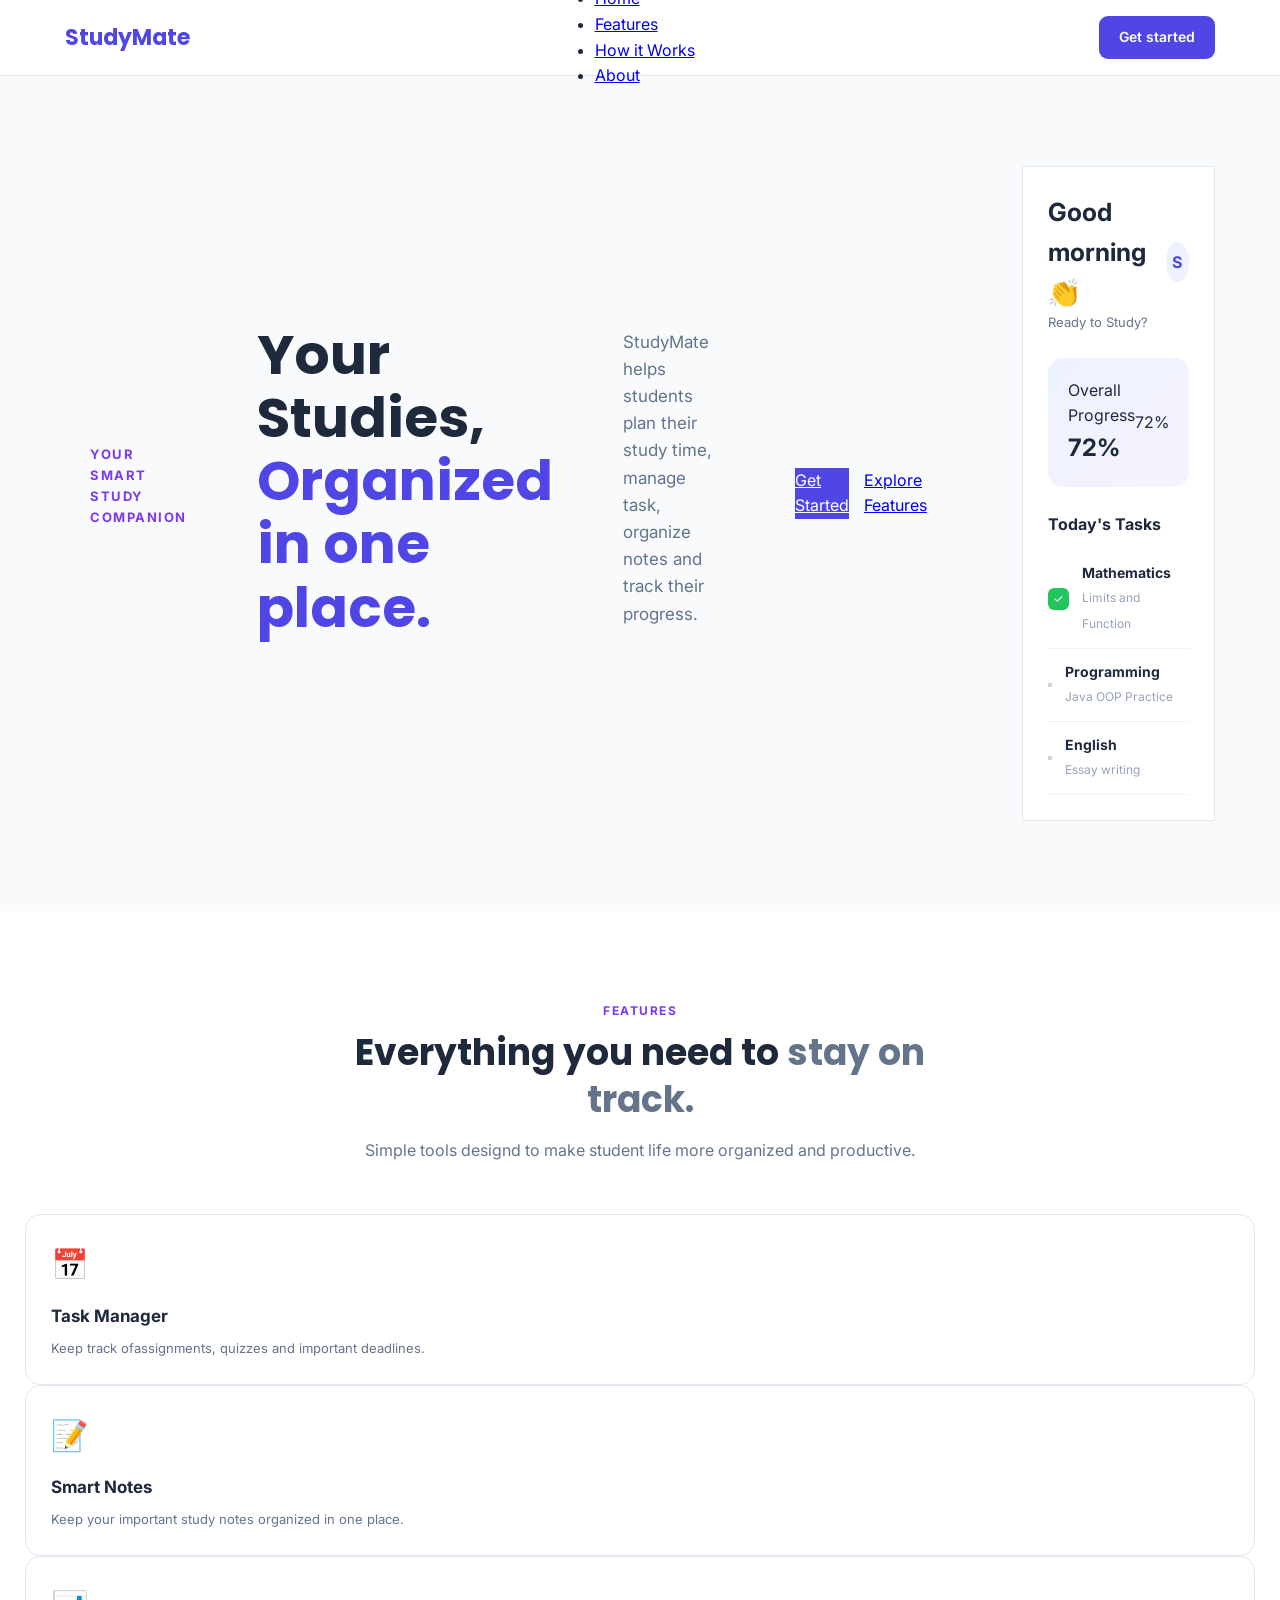
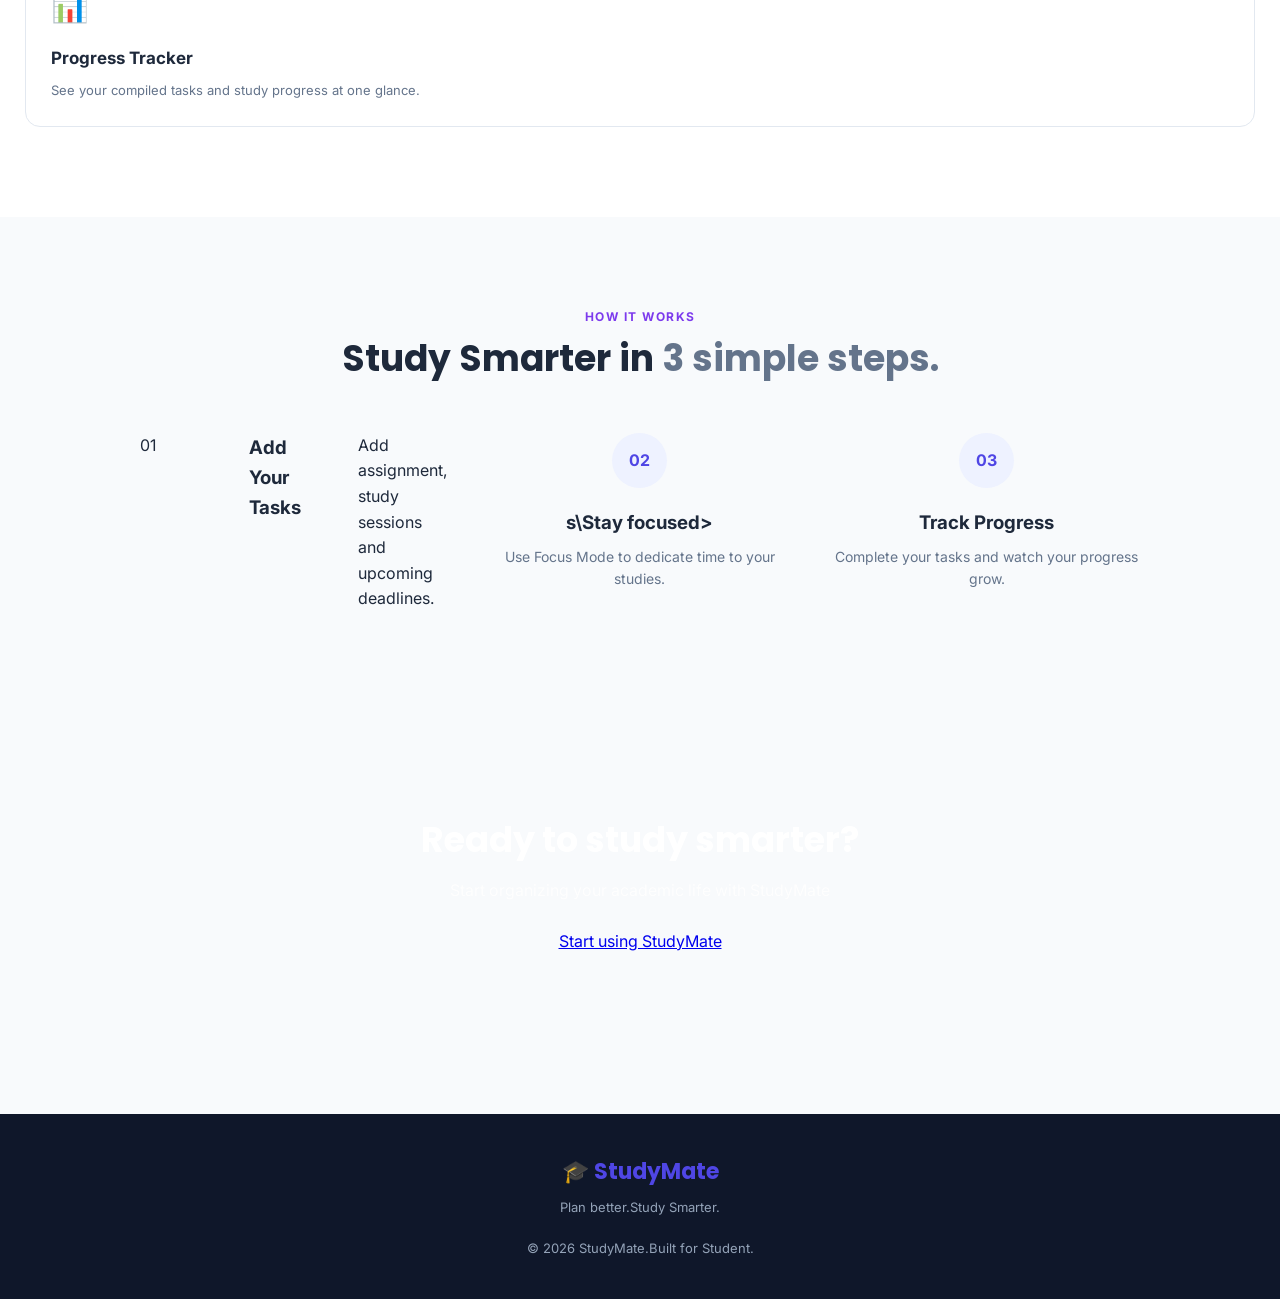
<file: index.html>
<!DOCTYPE html>
<html lang="en">
<head>
    <meta charset="UTF-8">
    <meta name="viewport" content="width=device-width, initial-scale=1.0">
    <title>StudyMate &#127891 | PlanBetter. Study Smarter.</title>
    <!-- google font-->
     <link rel = "preconnect"
     href="https://fonts.googleapis.com">
     <link rel="preconnect" href="https://fonts.gstatic.com"
     crossorigin>
     <link 
     href="https://fonts.googleapis.com/css2?family=inter:wght@400;600;700&family=Poppins:wght@600;700&display=swap"
     rel="stylesheet">
        <!-- Our Css file -->
         <link rel="stylesheet" href="style.css">
</head>
<body>
     <!--Navigation Bar-->
     <header>
        <nav class="navbar">
            <div class = "logo">
                StudyMate
                </div>
                <ul class="nav-links">
                    <li> <a href="#home">Home</a></li>
                    <li><a href="#features">Features</a></li>
                    <li><a href="#how-it-works">How it Works</a></li>
                    <li><a href="#about">About</a></li>
                </ul>
                <a href="dashboard.html" class="nav-button">
                    Get started
                </a>
        </nav>
     </header>
     <!--Hero section-->
     <main>

        <section id="home" class="hero">
            <div class="hero">
                <p class="small-heading"> YOUR SMART STUDY COMPANION</p>
                <h1>
                    Your Studies,
                    <span>Organized in one place.</span>
                </h1>
                <p class="hero-text">
                    StudyMate helps students plan their study time,
                    manage task, organize notes and track their progress.
                </p>
                <div class="hero-button">
                    <a href="#dashboard.html"
                    class ="primary-button">
                Get Started 
            </a>
            <a href="#features"
            class="Secondary-button">
                        Explore Features
                    </a>
                </div>
                </div>

                <!--Dashboard Preview-->
                <div class="dashboard-preview">
                    <div class="preview-header">
                    <div>
                    <h3> Good morning &#128079 </h3>
                    <p> Ready to Study?</p>
                </div>

                <div class="profile-circle">
                    S
                </div> 
                </div>
                
                <div class="progress-card">

                <div>
                    <p> Overall Progress</p>
                    <h2> 72% </h2>
                </div>

                <div class="progress-circle">
                    72%
                </div>
             </div>
             
             <h3 class="preview-title"> Today's Tasks</h3>
             <div class="task">
                <span class="check">&#10003</span>
                <div>
                <strong>Mathematics</strong>
                <small>Limits and Function</small>
             </div>
           </div>
           
        <div class="task">
            <span class="empty-check"></span>
            <div>
                <strong>Programming</strong>
                <small>Java OOP Practice</small>
            </div>
        </div>   
        <div class="task">
            <span class="empty-check"></span>
            <div>
                <strong>English</strong>
                <small>Essay writing</small>
            </div>
        </div>
     </div>
    
 </section>

 <!-- Features Section-->
  <section id="Features" class="features">
  <div class="section-heading">
    <p> FEATURES</p>

    <h2>
        Everything you need to
        <span>stay on track.</span>
    </h2>
    <p>
        Simple tools designd to make student life more organized and productive.
    </p>
  </div>
  <div class="features-container">
    <div class="feature-card">
        <div class="feature-icon">&#128197</div>
        <h3> Task Manager</h3>
        <p>
            Keep track ofassignments, quizzes and important deadlines.
        </p>
    </div>

    <div class="feature-card">
        <div class="feature-icon">&#128221</div>
        <h3> Smart Notes</h3>
      <p>
         Keep your important study notes organized in one place.
      </p>  
    </div>

    <div class="feature-card">
        <div class="feature-icon">&#128202</div>
        <h3>Progress Tracker</h3>
        <p>
            See your compiled tasks and study progress at one glance.
        </p>
    </div>
  </div>
  </section>

  <!--How it Works-->
  <section id="how-it-works" class="how-it-works">
    <div class="section-heading">
        <p>HOW IT WORKS</p>
        <h2>
            Study Smarter in 
            <span> 3 simple steps.</span>
        </h2>
        </div>
        <div class="steps">
            <div class="steps">
        <div class="Step-number">01 </div>
        <h3>Add Your Tasks</h3>
        <p>
            Add assignment, study sessions  and upcoming deadlines.
        </p>
    </div>

    <div class="step">
        <div class="step-number">02</div>
        <h3> s\Stay focused></h3>
        <p>
            Use Focus Mode to dedicate time to your studies.
        </p>
    </div>

   <div class="step">
    <div class="step-number">03</div>
    <h3>Track Progress</h3>
     <p>
        Complete your tasks and watch your progress grow.
     </p>
   </div> 
  </div>
</section>

<!-- Call to Action-->
 <section id="about" class="cta">
    <h2> Ready to study smarter?</h2>
    <p>
        Start organizing your academic life with StudyMate
    </p>
    <a href="dashboard.html" class="Primary-button">
        Start using StudyMate
    </a>
 </section>
     </main>

     <!--Footer-->
     <footer>
        <div class="logo">
             &#127891 StudyMate
        </div>
        <p>
            Plan better.Study Smarter.
        </p>
        <p class="copyright">
            &copy; 2026 StudyMate.Built for Student.
        </p>
     </footer>

</body>
</html>
</file>
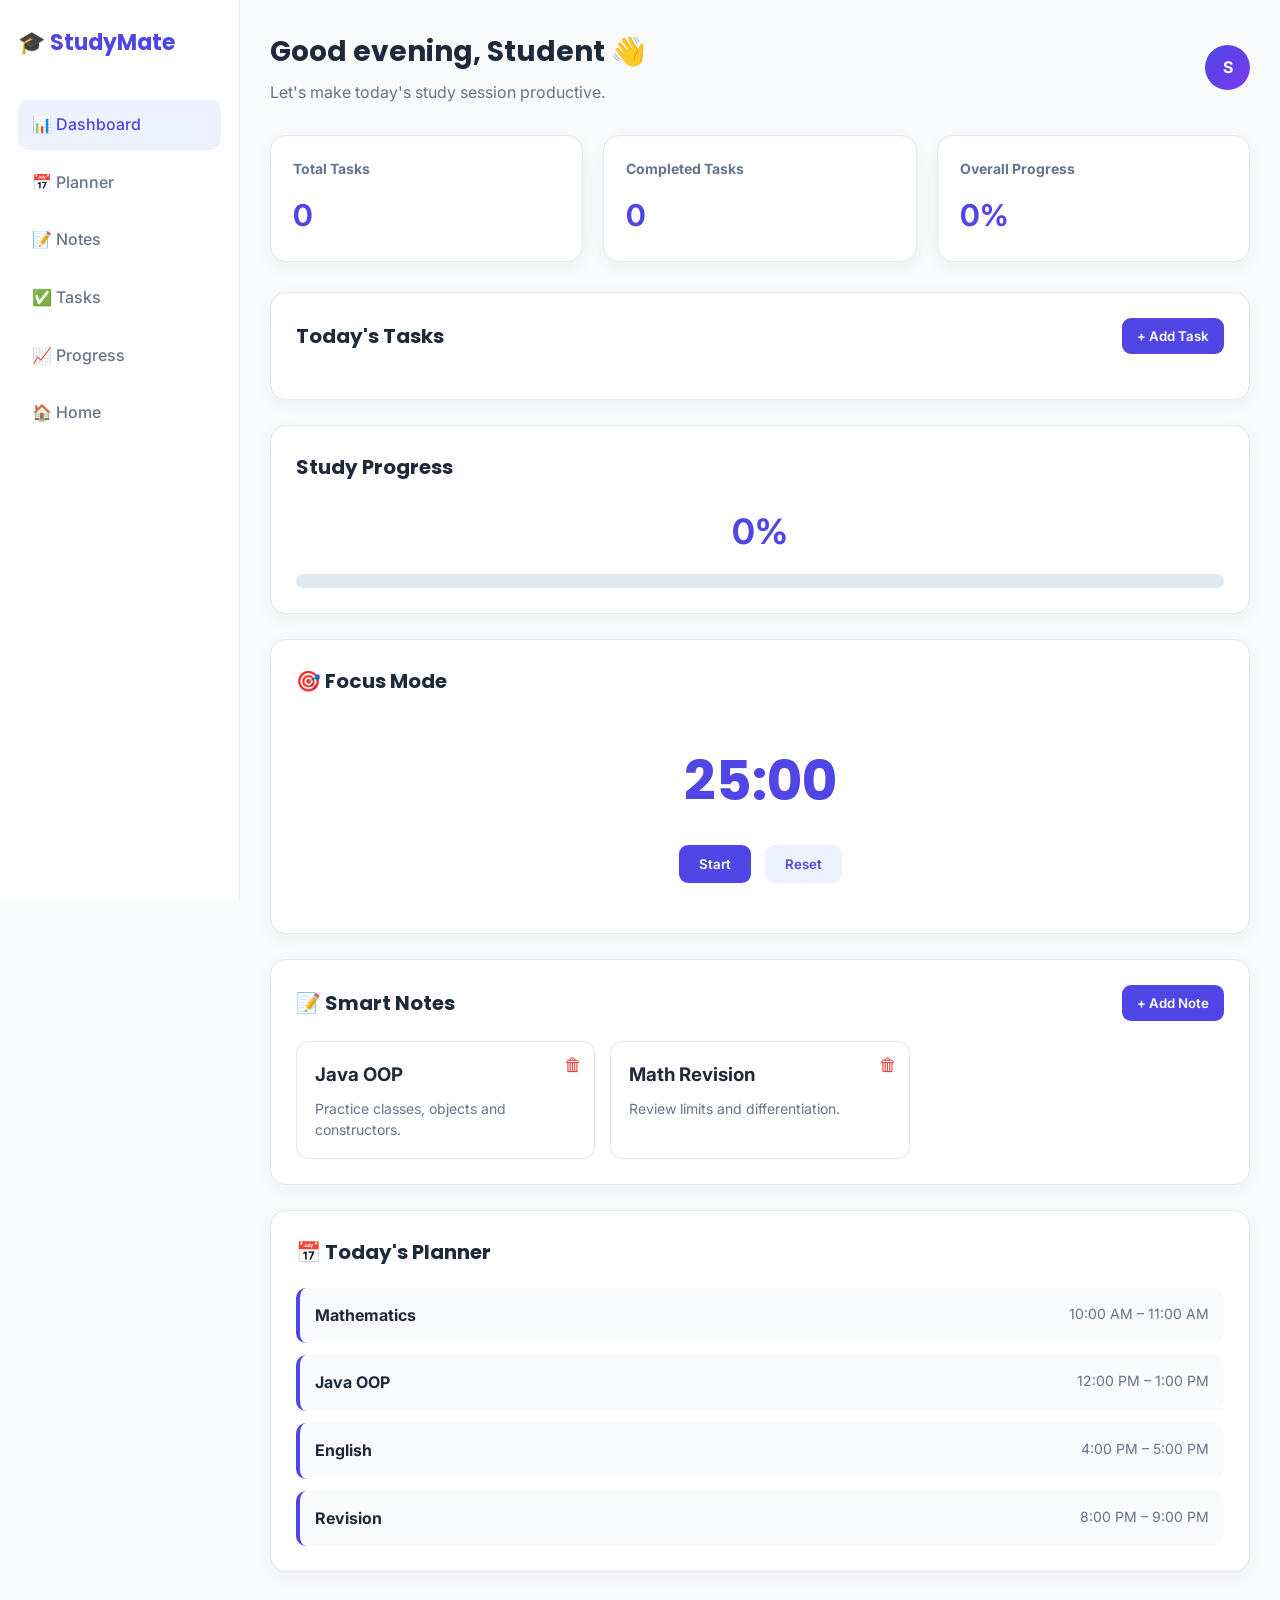
<file: dashboard.html>
<!DOCTYPE html>
<html lang="en">
<head>
    <meta charset="UTF-8">
    <meta name="viewport" content="width=device-width, initial-scale=1.0">

    <title>StudyMate Dashboard</title>

    <link rel="stylesheet"
          href="https://fonts.googleapis.com/css2?family=Inter:wght@400;500;600;700&family=Poppins:wght@500;600;700&display=swap">

    <link rel="stylesheet" href="style.css">

    <style>
        * {
            box-sizing: border-box;
            margin: 0;
            padding: 0;
        }

        body {
            font-family: "Inter", sans-serif;
            background: #f8fafc;
            color: #1e293b;
        }

        button {
            font-family: inherit;
            cursor: pointer;
        }

        .dashboard-layout {
            display: flex;
            min-height: 100vh;
        }

        /* SIDEBAR */

        .sidebar {
            width: 240px;
            background: white;
            border-right: 1px solid #e2e8f0;
            padding: 25px 18px;
            position: fixed;
            height: 100vh;
            left: 0;
            top: 0;
        }

        .side-logo {
            font-family: "Poppins", sans-serif;
            font-size: 22px;
            font-weight: 700;
            color: #4f46e5;
            margin-bottom: 40px;
        }

        .side-menu {
            display: flex;
            flex-direction: column;
            gap: 8px;
        }

        .side-menu a {
            text-decoration: none;
            color: #64748b;
            padding: 12px 14px;
            border-radius: 10px;
            font-weight: 500;
            transition: 0.2s;
        }

        .side-menu a:hover,
        .side-menu a.active {
            background: #eef2ff;
            color: #4f46e5;
        }

        /* MAIN */

        .main {
            margin-left: 240px;
            width: calc(100% - 240px);
            padding: 30px;
        }

        .topbar {
            display: flex;
            justify-content: space-between;
            align-items: center;
            margin-bottom: 30px;
        }

        .topbar h1 {
            font-family: "Poppins", sans-serif;
            font-size: 28px;
        }

        .topbar p {
            color: #64748b;
            margin-top: 5px;
        }

        .profile {
            width: 45px;
            height: 45px;
            border-radius: 50%;
            background: linear-gradient(135deg, #4f46e5, #7c3aed);
            color: white;
            display: flex;
            justify-content: center;
            align-items: center;
            font-weight: 700;
        }

        /* STATS */

        .stats {
            display: grid;
            grid-template-columns: repeat(3, 1fr);
            gap: 20px;
            margin-bottom: 30px;
        }

        .stat-card {
            background: white;
            border: 1px solid #e2e8f0;
            border-radius: 16px;
            padding: 22px;
            box-shadow: 0 5px 20px rgba(15, 23, 42, 0.04);
        }

        .stat-card h3 {
            font-size: 14px;
            color: #64748b;
            margin-bottom: 10px;
        }

        .stat-card strong {
            font-size: 30px;
            color: #4f46e5;
        }

    /* SECTIONS */

        .section {
         background: white;
            border: 1px solid #e2e8f0;
            border-radius: 16px;
            padding: 25px;
            margin-bottom: 25px;
            box-shadow: 0 5px 20px rgba(15, 23, 42, 0.04);
        }

        .section-header {
            display: flex;
            justify-content: space-between;
            align-items: center;
            margin-bottom: 20px;
        }

        .section-header h2 {
            font-family: "Poppins", sans-serif;
            font-size: 20px;
        }

        .add-btn {
            background: #4f46e5;
            color: white;
            border: none;
            padding: 10px 15px;
            border-radius: 9px;
            font-weight: 600;
        }

        .add-btn:hover {
            background: #4338ca;
        }

        /* TASKS */

        .task {
            display: flex;
            align-items: center;
            justify-content: space-between;
            padding: 15px;
            border: 1px solid #e2e8f0;
            border-radius: 12px;
            margin-bottom: 12px;
        }

        .task-left {
            display: flex;
            align-items: center;
            gap: 12px;
        }

        .task-left input {
            width: 18px;
            height: 18px;
            accent-color: #4f46e5;
        }

        .task-info h4 {
            margin-bottom: 4px;
        }

        .task-info span {
            font-size: 13px;
            color: #64748b;
        }

        .delete-btn {
            border: none;
            background: transparent;
            color: #ef4444;
            font-size: 18px;
        }

        .completed h4 {
            text-decoration: line-through;
            color: #94a3b8;
        }

        /* PROGRESS */

        .progress-container {
            margin-top: 15px;
        }

        .progress-bar {
            height: 14px;
            background: #e2e8f0;
            border-radius: 20px;
            overflow: hidden;
        }

        .progress-fill {
            height: 100%;
            width: 0%;
            background: linear-gradient(90deg, #4f46e5, #7c3aed);
            transition: 0.4s;
        }

        .progress-number {
            text-align: center;
            font-size: 35px;
            font-weight: 700;
            color: #4f46e5;
            margin-bottom: 15px;
        }

        /* FOCUS MODE */

        .focus-box {
            text-align: center;
            padding: 20px;
        }

        #timer {
            font-family: "Poppins", sans-serif;
            font-size: 55px;
            font-weight: 700;
            color: #4f46e5;
            margin-bottom: 15px;
        }

        .timer-buttons button {
            border: none;
            padding: 11px 20px;
            border-radius: 9px;
            margin: 5px;
            font-weight: 600;
        }

        .start-btn {
            background: #4f46e5;
            color: white;
        }

        .reset-btn {
            background: #eef2ff;
            color: #4f46e5;
        }

        /* NOTES */

        .notes-grid {
            display: grid;
            grid-template-columns: repeat(3, 1fr);
            gap: 15px;
        }

        .note {
            border: 1px solid #e2e8f0;
            padding: 18px;
            border-radius: 12px;
            position: relative;
        }

        .note h3 {
            margin-bottom: 8px;
        }

        .note p {
            color: #64748b;
            font-size: 14px;
            line-height: 1.5;
        }

        .note .delete-btn {
            position: absolute;
            right: 12px;
            top: 12px;
        }

        /* PLANNER */

        .schedule {
            display: grid;
            gap: 12px;
        }

        .schedule-item {
            display: flex;
            justify-content: space-between;
            padding: 15px;
            border-radius: 10px;
            background: #f8fafc;
            border-left: 4px solid #4f46e5;
        }

        .schedule-item span {
            color: #64748b;
            font-size: 14px;
        }

        /* MODAL */

        .modal {
            display: none;
            position: fixed;
            inset: 0;
            background: rgba(15, 23, 42, 0.45);
            justify-content: center;
            align-items: center;
            z-index: 1000;
        }

        .modal-content {
            background: white;
            width: 90%;
            max-width: 450px;
            padding: 25px;
            border-radius: 16px;
        }

        .modal-content h2 {
            font-family: "Poppins", sans-serif;
            margin-bottom: 20px;
        }

        .modal-content input,
        .modal-content textarea {
            width: 100%;
            padding: 12px;
            border: 1px solid #e2e8f0;
            border-radius: 9px;
            margin-bottom: 12px;
            font-family: inherit;
        }

        .modal-content textarea {
            min-height: 120px;
            resize: vertical;
        }

        .modal-actions {
            display: flex;
            justify-content: flex-end;
            gap: 10px;
        }

        .modal-actions button {
            padding: 10px 16px;
            border-radius: 8px;
            border: none;
        }

        .cancel-btn {
            background: #e2e8f0;
        }

        .save-btn {
            background: #4f46e5;
            color: white;
        }

        /* RESPONSIVE */

        @media (max-width: 900px) {
            .sidebar {
                width: 190px;
            }

            .main {
                margin-left: 190px;
                width: calc(100% - 190px);
            }

            .stats {
                grid-template-columns: 1fr;
            }

            .notes-grid {
                grid-template-columns: 1fr;
            }
        }

        @media (max-width: 650px) {
            .sidebar {
                display: none;
            }

            .main {
                margin-left: 0;
                width: 100%;
                padding: 20px;
            }

            .topbar h1 {
                font-size: 22px;
            }
        }
    </style>
</head>

<body>

<div class="dashboard-layout">

    <!-- SIDEBAR -->

    <aside class="sidebar">

        <div class="side-logo">
            🎓 StudyMate
        </div>

        <nav class="side-menu">
            <a href="#dashboard" class="active">📊 Dashboard</a>
            <a href="#planner">📅 Planner</a>
            <a href="#notes">📝 Notes</a>
            <a href="#tasks">✅ Tasks</a>
            <a href="#progress">📈 Progress</a>
            <a href="index.html">🏠 Home</a>
        </nav>

    </aside>


    <!-- MAIN CONTENT -->

    <main class="main" id="dashboard">

        <!-- TOP BAR -->

        <div class="topbar">

            <div>
                <h1>Good evening, Student 👋</h1>
                <p>Let's make today's study session productive.</p>
            </div>

            <div class="profile">
                S
            </div>

        </div>


        <!-- STATS -->

        <div class="stats">

            <div class="stat-card">
                <h3>Total Tasks</h3>
                <strong id="totalTasks">0</strong>
            </div>

            <div class="stat-card">
                <h3>Completed Tasks</h3>
                <strong id="completedTasks">0</strong>
            </div>

            <div class="stat-card">
                <h3>Overall Progress</h3>
                <strong id="progressText">0%</strong>
            </div>

        </div>


        <!-- TASKS -->

        <section class="section" id="tasks">

            <div class="section-header">

                <h2>Today's Tasks</h2>

                <button class="add-btn" onclick="openTaskModal()">
                    + Add Task
                </button>

            </div>

            <div id="taskList"></div>

        </section>


        <!-- PROGRESS -->

        <section class="section" id="progress">

            <div class="section-header">
                <h2>Study Progress</h2>
            </div>

            <div class="progress-number" id="bigProgress">
                0%
            </div>

            <div class="progress-container">

                <div class="progress-bar">
                    <div class="progress-fill" id="progressFill"></div>
                </div>

            </div>

        </section>


        <!-- FOCUS MODE -->

        <section class="section">

            <div class="section-header">
                <h2>🎯 Focus Mode</h2>
            </div>

            <div class="focus-box">

                <div id="timer">
                    25:00
                </div>

                <div class="timer-buttons">

                    <button class="start-btn" onclick="startTimer()">
                        Start
                    </button>

                    <button class="reset-btn" onclick="resetTimer()">
                        Reset
                    </button>

                </div>

            </div>

        </section>


        <!-- NOTES -->

        <section class="section" id="notes">

            <div class="section-header">

                <h2>📝 Smart Notes</h2>

                <button class="add-btn" onclick="openNoteModal()">
                    + Add Note
                </button>

            </div>

            <div class="notes-grid" id="noteList"></div>

        </section>


        <!-- PLANNER -->

        <section class="section" id="planner">

            <div class="section-header">

                <h2>📅 Today's Planner</h2>

            </div>

            <div class="schedule">

                <div class="schedule-item">
                    <strong>Mathematics</strong>
                    <span>10:00 AM – 11:00 AM</span>
                </div>

                <div class="schedule-item">
                    <strong>Java OOP</strong>
                    <span>12:00 PM – 1:00 PM</span>
                </div>

                <div class="schedule-item">
                    <strong>English</strong>
                    <span>4:00 PM – 5:00 PM</span>
                </div>

                <div class="schedule-item">
                    <strong>Revision</strong>
                    <span>8:00 PM – 9:00 PM</span>
                </div>

            </div>

        </section>

      </main>

</div>


<!-- TASK MODAL -->

<div class="modal" id="taskModal">

    <div class="modal-content">

        <h2>Add New Task</h2>

        <input
            type="text"
            id="taskName"
            placeholder="Task name"
        >

        <input
            type="text"
            id="taskSubject"
            placeholder="Subject"
        >

        <div class="modal-actions">

            <button
                class="cancel-btn"
                onclick="closeTaskModal()">
                Cancel
            </button>

            <button
                class="save-btn"
                onclick="addTask()">
                Add Task
            </button>
        </div>
     </div>
    </div>


<!-- NOTE MODAL -->

<div class="modal" id="noteModal">

    <div class="modal-content">

        <h2>Add New Note</h2>

        <input
            type="text"
            id="noteTitle"
            placeholder="Note title"
        >
       <textarea
            id="noteText"
            placeholder="Write your note..."
        ></textarea>
        

        <div class="modal-actions">

            <button
                class="cancel-btn"
                onclick="closeNoteModal()">
                Cancel
            </button>

            <button
                class="save-btn"
                onclick="addNote()">
                Save Note
            </button>

        </div>

    </div>
</div>


<script>

    /* =========================
       TASK MANAGER
    ========================= */

    let tasks = JSON.parse(
    localStorage.getItem("studyMateTasks")
     ) || [];


    function saveTasks() {

        localStorage.setItem(
            "studyMateTasks",
            JSON.stringify(tasks)
        );

    }
    function displayTasks() {

        const taskList =
            document.getElementById("taskList");

        taskList.innerHTML = "";

        tasks.forEach(task => {

            const taskElement =
                document.createElement("div");

            taskElement.className =
                "task " +
                (task.completed ? "completed" : "");

            taskElement.innerHTML = `

                <div class="task-left">

                    <input
                        type="checkbox"
                        ${task.completed ? "checked" : ""}
                        onchange="toggleTask(${task.id})"
                     >

                    <div class="task-info">

                        <h4>${task.name}</h4>

                        <span>
                            ${task.subject}
                        </span>

                    </div>

                  </div>

                <button
                    class="delete-btn"
                    onclick="deleteTask(${task.id})">
                    🗑
                </button>
               `;

            taskList.appendChild(taskElement);

        });

        updateProgress();

    }


    function toggleTask(id) {

        tasks = tasks.map(task => {

            if (task.id === id) {

              return {
              ...task,
              completed: !task.completed
                };

            }

            return task;

        });

        saveTasks();
        displayTasks();

    }


    function deleteTask(id) {

        tasks = tasks.filter(
            task => task.id !== id
        );

        saveTasks();
        displayTasks();

    }


    function updateProgress() {

        const total = tasks.length;

        const completed =
            tasks.filter(
                task => task.completed
            ).length;

        const progress =
            total === 0
                ? 0
                : Math.round(
                    (completed / total) * 100
                );

        document.getElementById(
            "totalTasks"
        ).textContent = total;

        document.getElementById(
            "completedTasks"
        ).textContent = completed;

        document.getElementById(
            "progressText"
        ).textContent = progress + "%";

        document.getElementById(
            "bigProgress"
        ).textContent = progress + "%";

        document.getElementById(
            "progressFill"
        ).style.width = progress + "%";

    }


    /* =========================
       TASK MODAL
    ========================= */

    function openTaskModal() {

        document.getElementById(
            "taskModal"
        ).style.display = "flex";

    }


    function closeTaskModal() {

        document.getElementById(
            "taskModal"
        ).style.display = "none";

    }


    function addTask() {

        const name =
            document.getElementById(
                "taskName"
            ).value.trim();

        const subject =
            document.getElementById(
                "taskSubject"
            ).value.trim();

        if (name === "") {

            alert("Please enter a task name.");

            return;

        }

        const newTask = {

            id: Date.now(),

            name: name,

            subject:
                subject || "General",

            completed: false

        };

        tasks.push(newTask);

        saveTasks();

        displayTasks();

        document.getElementById(
            "taskName"
        ).value = "";

        document.getElementById(
            "taskSubject"
        ).value = "";

        closeTaskModal();

    }
        /*=========================
       NOTES
    ========================= */

    let notes = JSON.parse(
        localStorage.getItem("studyMateNotes")
    ) || [

        {
            id: 1,
            title: "Java OOP",
            text: "Practice classes, objects and constructors."
        },

        {
            id: 2,
            title: "Math Revision",
            text: "Review limits and differentiation."
        }

    ];


    function saveNotes() {

        localStorage.setItem(
            "studyMateNotes",
            JSON.stringify(notes)
        );

    }


    function displayNotes() {

        const noteList =
            document.getElementById(
                "noteList"
            );

        noteList.innerHTML = "";

        notes.forEach(note => {

            const noteElement =
                document.createElement("div");

            noteElement.className = "note";

            noteElement.innerHTML = `

                <h3>${note.title}</h3>

                <p>${note.text}</p>

                <button
                    class="delete-btn"
                    onclick="deleteNote(${note.id})">
                    🗑
                </button>

            `;

            noteList.appendChild(noteElement);

        });

    }


    function openNoteModal() {

        document.getElementById(
            "noteModal"
        ).style.display = "flex";

    }


    function closeNoteModal() {

        document.getElementById(
            "noteModal"
        ).style.display = "none";

    }


    function addNote() {

        const title =
            document.getElementById(
                "noteTitle"
            ).value.trim();

        const text =
            document.getElementById(
                "noteText"
            ).value.trim();

        if (title === "" || text === "") {

            alert("Please complete the note.");

            return;

        }

        notes.push({

            id: Date.now(),

            title: title,

            text: text

        });

        saveNotes();

        displayNotes();

        document.getElementById(
            "noteTitle"
        ).value = "";

        document.getElementById(
            "noteText"
        ).value = "";

        closeNoteModal();

    }


    function deleteNote(id) {

        notes = notes.filter(
            note=> note.id !== id
        );

        saveNotes();

        displayNotes();

    }


    /* =========================
       FOCUS TIMER
    ========================= */

    let timeLeft = 25 * 60;

    let timerInterval = null;


    function updateTimer() {

        const minutes =
            Math.floor(timeLeft / 60);

        const seconds =
            timeLeft % 60;

        document.getElementById(
            "timer"
        ).textContent =

            String(minutes).padStart(2, "0")
            + ":" +
            String(seconds).padStart(2, "0");

    }


    function startTimer() {

        if (timerInterval !== null) {
            return;
        }

        timerInterval =
            setInterval(()=>{
            if (timeLeft > 0) {

                    timeLeft--; updateTimer();

                } else {

                    clearInterval(
                        timerInterval
                    );

                    timerInterval = null;

                    alert(
                        "Focus session completed! 🎉"
                    );

                }

            }, 1000);

    }


    function resetTimer() {

     clearInterval(
            timerInterval
        );

        timerInterval = null;

        timeLeft = 25 * 60;

        updateTimer();

    }

 /* =========================
       INITIAL LOAD
 ========================= */

    displayTasks();

    displayNotes();

    updateTimer();

</script>

</body>
</html>
</file>
<file: style.css>
*{
    margin: 0;
    padding: 0;
    box-sizing: border-box;
}
html {
 scroll-behavior: smooth;
}
body {
    font-family: "inter", sans-serif;
    background: #F8FAFC;
    color: #1E293B;
    line-height: 1.6;
}
/*================
NAVBAR
=================*/
header{
    background: #FFFFFF;
    border-bottom: 1px solid #E2E8F0;
}
.navbar {
    max-width: 1200px;
    margin:auto;
    height: 75px;
    display: flex;
    align-items: center;
    justify-content: space-between;
    padding: 0 25px;
}
.logo {
font-family: "Poppins", sans-serif;
font-size: 22px;
font-weight: 700;
color: #4F46E5;
}

.nav-link {
    display:flex;
    gap:30px;
    list-style: none;
}
.nav-link a:hover {
    color: #4F46E5;
}
.nav-button {
    text-decoration: none;
    background: #4F46E5;
    color: white;
    padding: 10px 20px;
    border-radius: 9px;
    font-size: 14px;
    font-weight: 600;
}
.nav-buton:hover {
    background: #4338CA;
}

.hero {
    max-width: 1200px;
    margin: auto;
    min-height: 650px;
    padding: 90px 25px;

    display: flex;
    align-items: center;
    justify-content: space-between;
    gap: 70px;
}
.hero-content{
    max-width: 560px;
}
.small-heading {
    color: #7C3AED;
    font-size: 13px;
    font-weight: 700;
    letter-spacing: 1.5px;
    margin-bottom: 15px;
}
.hero h1{
    font-family: "Poppins", sans-serit;
    font-size: 55px;
    line-height: 1.15;
    margin-bottom: 25px; 
}
.hero h1 span {
    color: #4F46E5;
}
.hero-text {
    color: #64748B;
    font-size: 17px;
    max-width: 500px;
    margin-bottom: 30px;
}
.hero-button {
    display: flex;
    gap: 15px;
}
.primary-buttons,
.secondary-button {
    display: inline-block;
    text-decoration: none;
    padding: 13px 24px;
    border-radius: 9px;
    font-weight: 600;
    font-size: 14px;
}
    .primary-button {
        background: #4F46E5;
        color: white;
    }
    .primary-button:hover {
        background: #4338CA;
    }
    .secondary-button {
        background: white;
        color: #4F46E5;
        border: 1px solid #CBD5E5;
    }

    .dashboard-preview {
        width: 430px;
        background: white;
        border : 1px solid #E2E8F0;
        border-radius: 2px;
        padding: 25px;
        box-shadow: 0 20px 50px rgba(79, 70, 229, 0, 12);
    }
    .preview-header {
        display: flex;
        justify-content: space-between;
        align-items: center;
        margin-bottom: 25px;
    }
    .preview-header h3{
        font-size: 25px;
}
.preview-header p{
    color: #64748B;
    font-size: 13px;
}
.profile-circle {
    width: 40px;
    height: 40px;
    display: flex;
    align-items: center;
    justify-content: center;
    border-radius:50%;
    background: #EEF2FF;
    color: #4F46E5;
    font-weight: 700;
}
/* Progress */
.progress-card {
    display: flex;
    align-items: center;
    justify-content: space_between;
    background: linear-gradient(
        135deg,
        #EEF2FF,
        #F5F3FF
    );
    padding: 20px;
    border-radius: 15px;
    margin-bottom: 25px;
}
.progress-cardp{
    color: #64748B;
    font-size: 13px;
}

progress-circle {
    width: 70px;
    height: 70px;
    border-radius: 50%;

    border: 7px solid#C7D2FE;
    display: flex;
    align-items: center;
    justify-content: center;
    color: #4F46E5;
    font-weight: 700;
}

.preview-title {
    font-size: 16PX;
    margin-bottom: 12px;
}
.task {
    display: flex;
    align-items: center;
    gap: 13px;
    padding: 12px 0;
    border-bottom: 1px solid #F1F5F9;
}
.task strong {
    display: block;
    font-size: 14px;
}
.task small {
    color: #94A3B8;
    font-size: 12px;
}
.check,
.empty-chek {
    width: 22px;
    height: 22px;
    display: flex;
    align-items: center;
    justify-content: center;

    border-radius: 6px;
}
.check{
    background: #22C55E;
    color: white;
    font-size: 12px;
}

.empty-check {
    border: 2px solid #CBD5E1;
}

.features {
    background: white;
    padding: 90px 25px;
}
.section-heading {
    text-align: center;
    max-width: 650px;
    margin: 0 auto 50px;
}

.section-heading > p:first-child {
    color: #7C3AED;
    font-size: 12px;
    font-weight: 700;
    letter-spacing: 1.5px;
}
    .section-heading h2 {
        font-family: "Poppins", sans-serif;
        font-size: 36px;
        line-height: 1.3;
        margin: 10px 0 15px;
    }

    .section-heading h2 span{
        color: #64748B;
    }
    .section-heading > p:last-child {
        color: #64748B;
    }
    .feature-container {
        max-width: 1100px;
        margin: auto;

        display:grid;
        grid-template-columns: repeat(4, 1fr);
        gap:20px;
    }
    .feature-card {
        padding: 25px;

        border: 1px solid #E2E8F0;
        border-radius: 15px;
        background: #FFFFFF;
        transition: 0.3s;
    }
    .feature-card:hover {
        transform: translateY(-5px);
        box-shadow: 0 15px 35px rgba(15, 23, 42, 0.08);
    }

    .feature-icon {
        font-size:30px;
        margin-bottom: 15px;
    }
    .feature-card h3 {
        font-size: 17px;
        margin-bottom:8px;
    }
    .feature-card p {
        color: #64748B;
        font-size: 13px;
    }

    /* How It Works*/
    .how-it-works{
        padding: 90px 25px;
    }
    .steps {
        max-width: 1000px;
        margin: auto;

        display: grid;
        grid-template-columns: repeat(3, 1fr);
        gap: 40px;
    }
    .step {
        text-align: center;
    }
    .step-number {
        width: 55px;
        height: 55px;

        margin: 0 auto 20px;
        display: flex;
        align-items: center;
        justify-content: center;
        border-radius: 50%;

        background: #EEF2FF;
        color: #4F46E5;

        font-weight: 700;
    }
    .step h3 {
        margin-bottom: 8px;
    }
    .step p{
        color: #64748B;
        font-size: 14px;
    }
    /* CTA */
    .cta {
        max-width: 1100px;
        margin: 40px auto 90px;

        text-align: center;
        padding: 70px;
        border-radius: 25px;

        background: linear-gradient(
            135deg,
            #4F46E5,
            #7C3AED,
        );
        color: white;
    }
    .cta h2 {
        font-family: "Poppins", sans-serif;
        font-size: 35px;
        margin-bottom: 10px;
    }
    .cta p{
        opacity: 0.9;

        margin-bottom: 25px;
    }
    .cta .primary-button{
        background: white;
        color: #4F46E5;
    }
     /* footer*/
     footer {
        background: #0F172A;
        color: white;
        text-align: center;
        padding: 40px 20px;
     }
     footer .logo{
        margin-bottom: 8px;
     }
     footer p {
        color: #94A3B8;
        font-size: 13px;
     }
     .copyright {
        margin-top: 20px;
     }
     /* mobile */

     @media (max-width: 900px){
        .hero {
            flex-direction: column;
            text-align: center;
        }
        .hero-text {
            margin-left: auto;
            text-align: center;
        }
        .hero-buttons {
            justify-content: center;
        }
        dashboard-preview {
            width: 100%;
            max-width : 430px;
        }
        .feature-container {
            grid-template-columns: repeat(2, 1fr);
        }
        .nav-links {
            display: none;
        }
     }
     @media (max-width:600px){
        .hero h1 {
            font-size: 38px;
        }
        .hero{
            padding-top: 60px;
        }
        .feature-container,
        .steps{
            grid-template-columns: 1fr;
        }
        .hero-button{
            flex-direction: column;
        }
        .primary-button,
        .secondary-button {
            text-align: center;
        }
        .cta {
            margin-left: 15x;
            margin-right: 15px;
        }
     }
</file>
